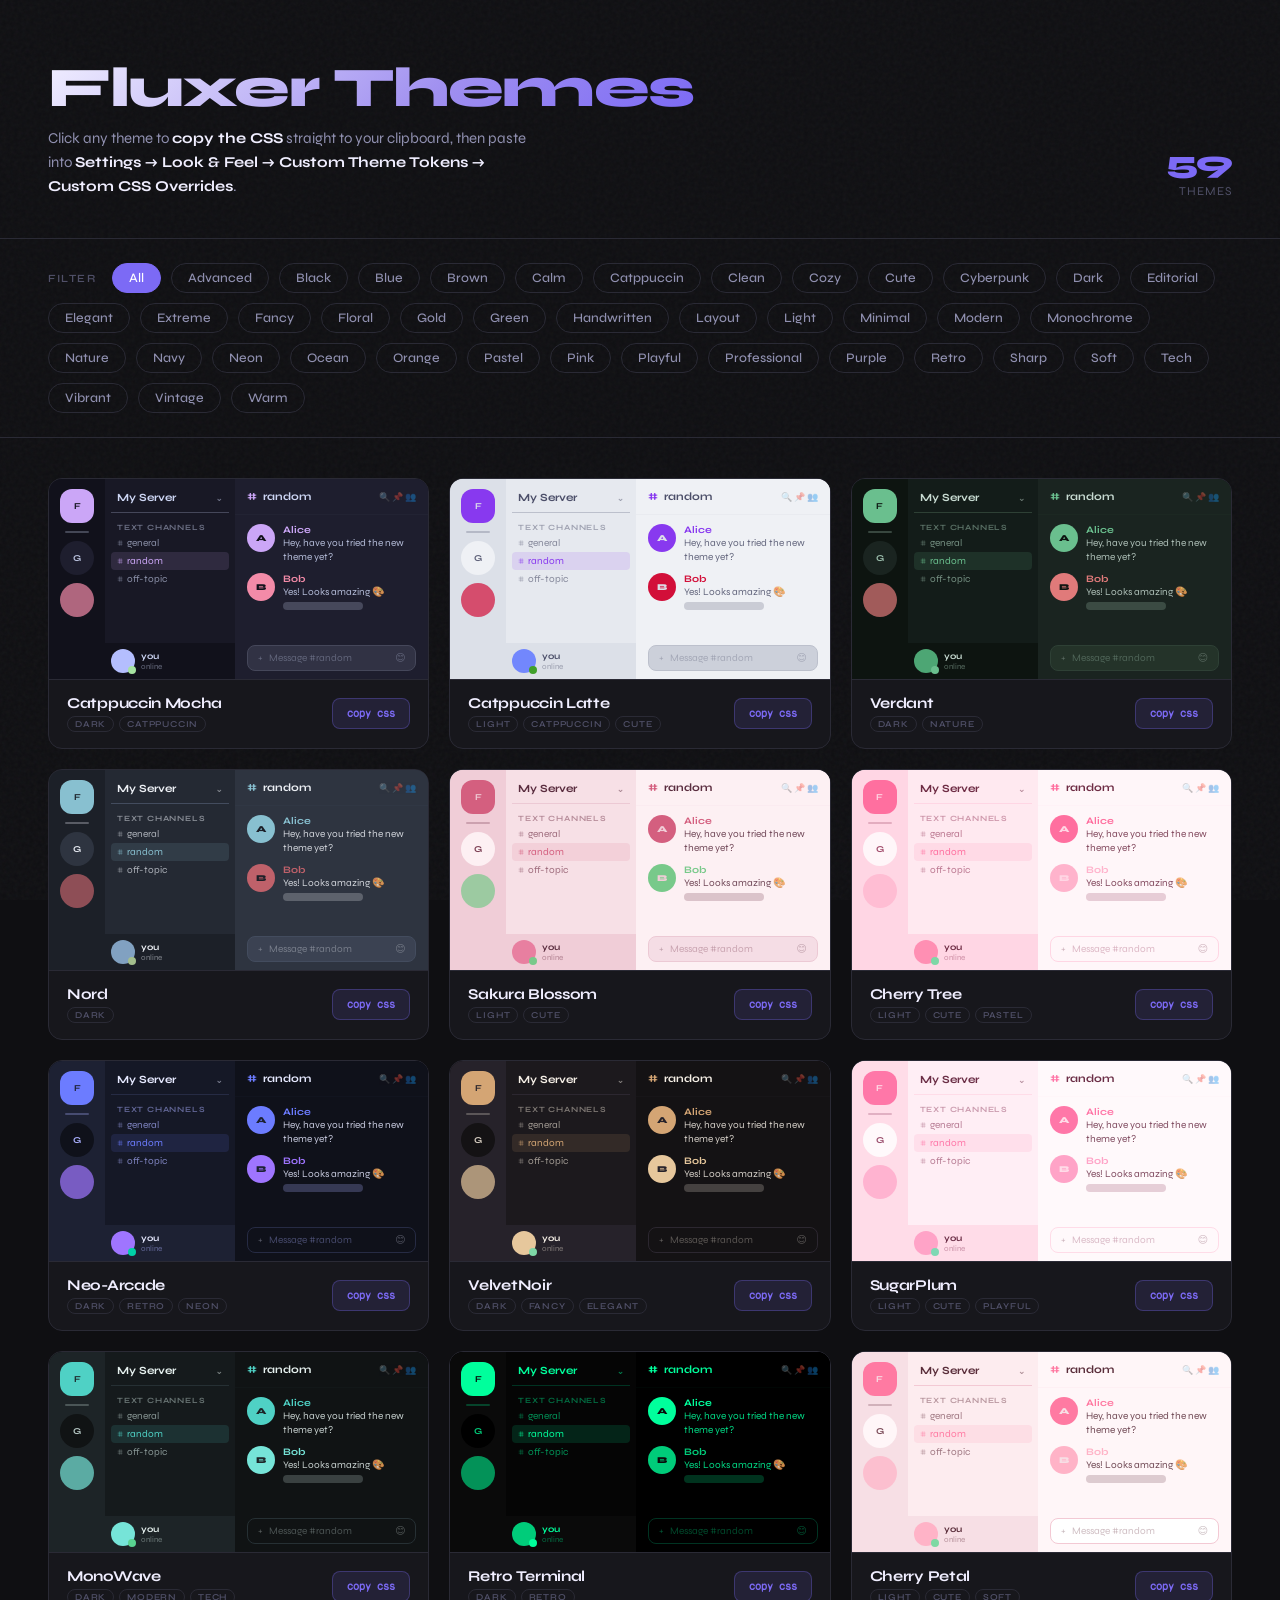
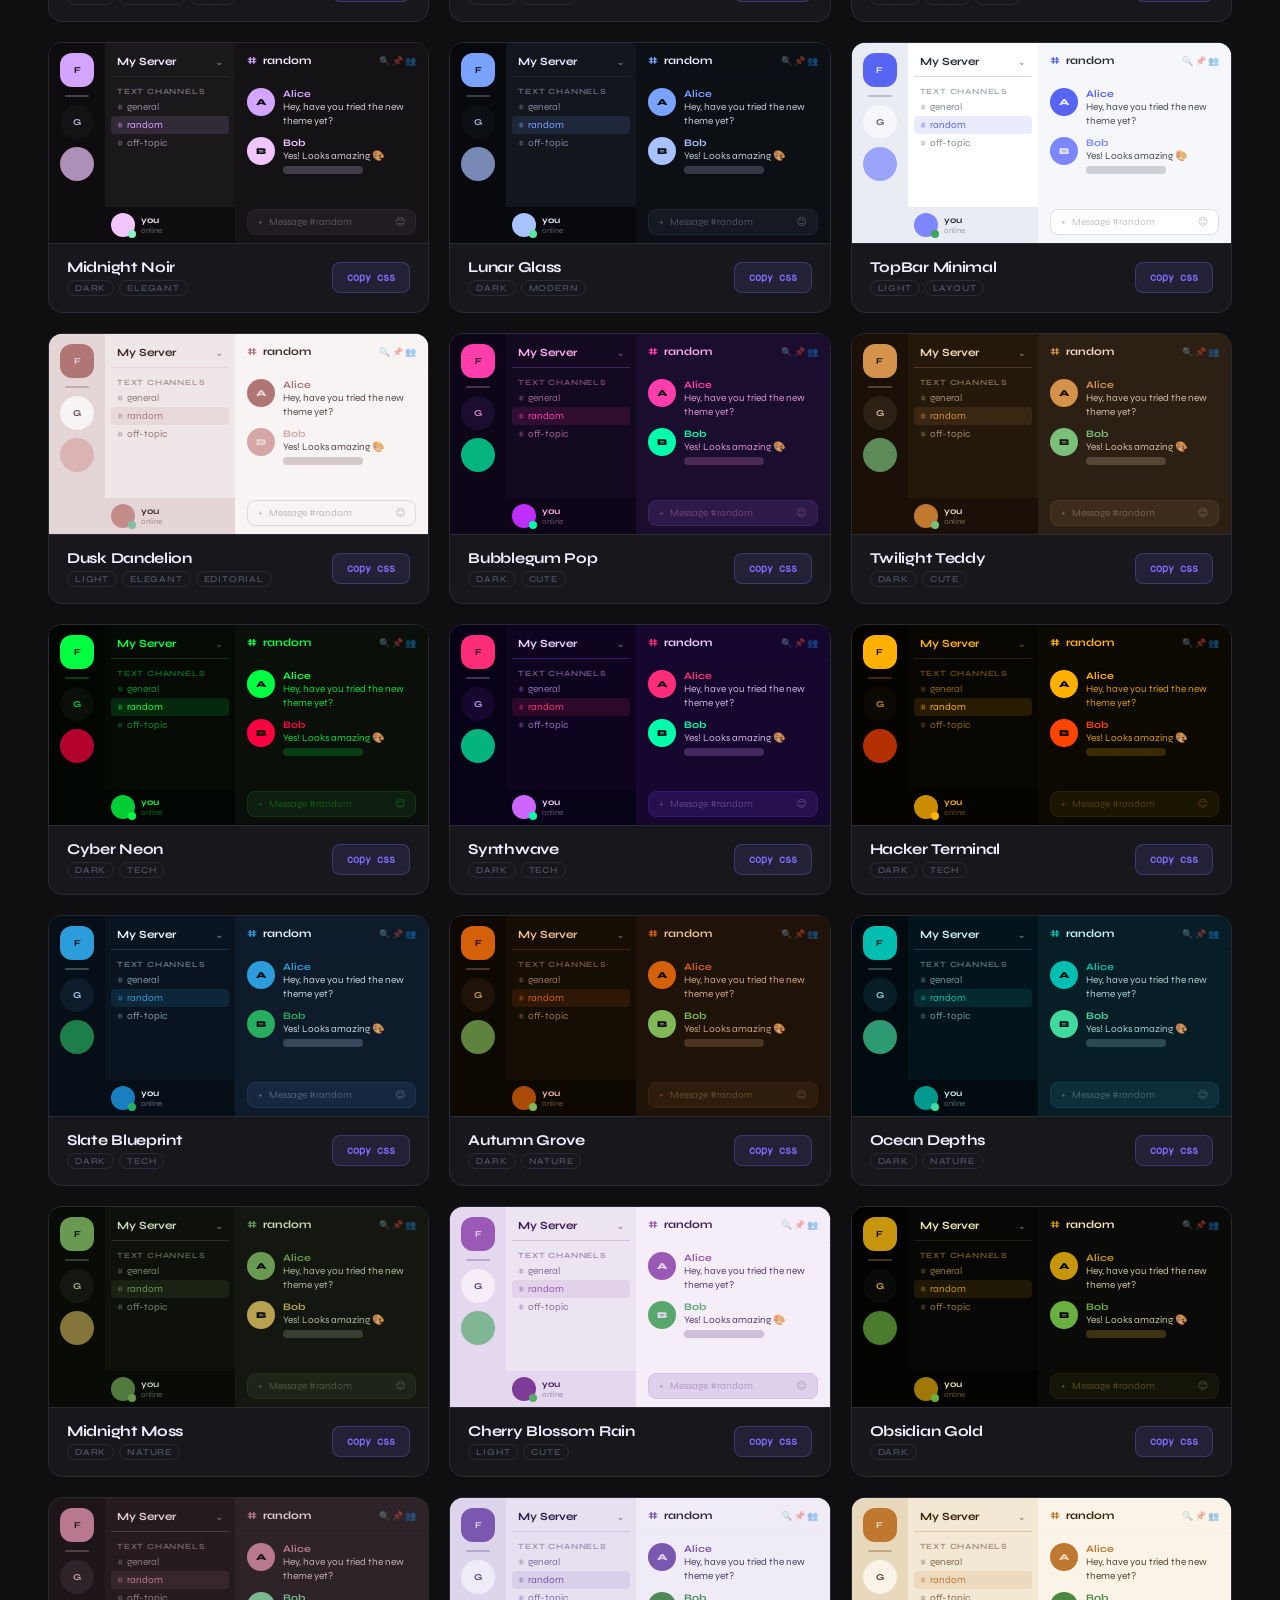
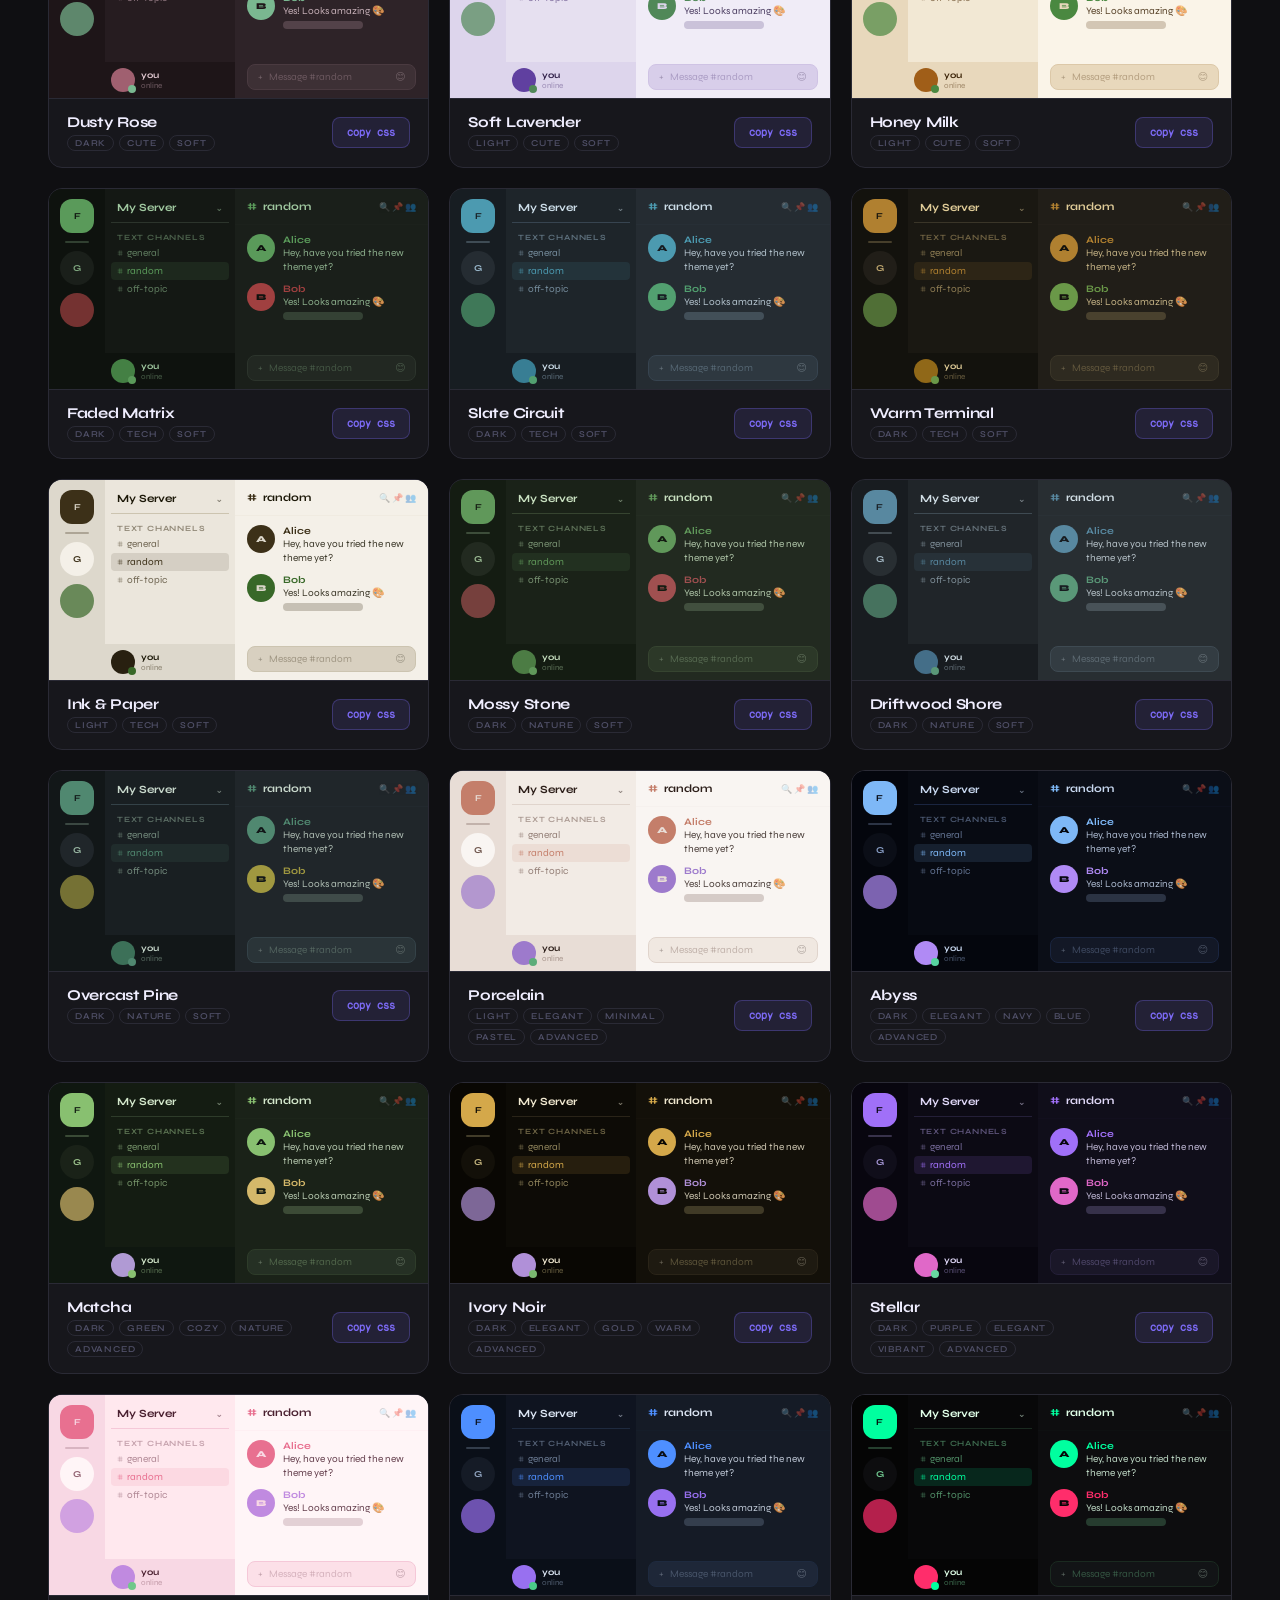
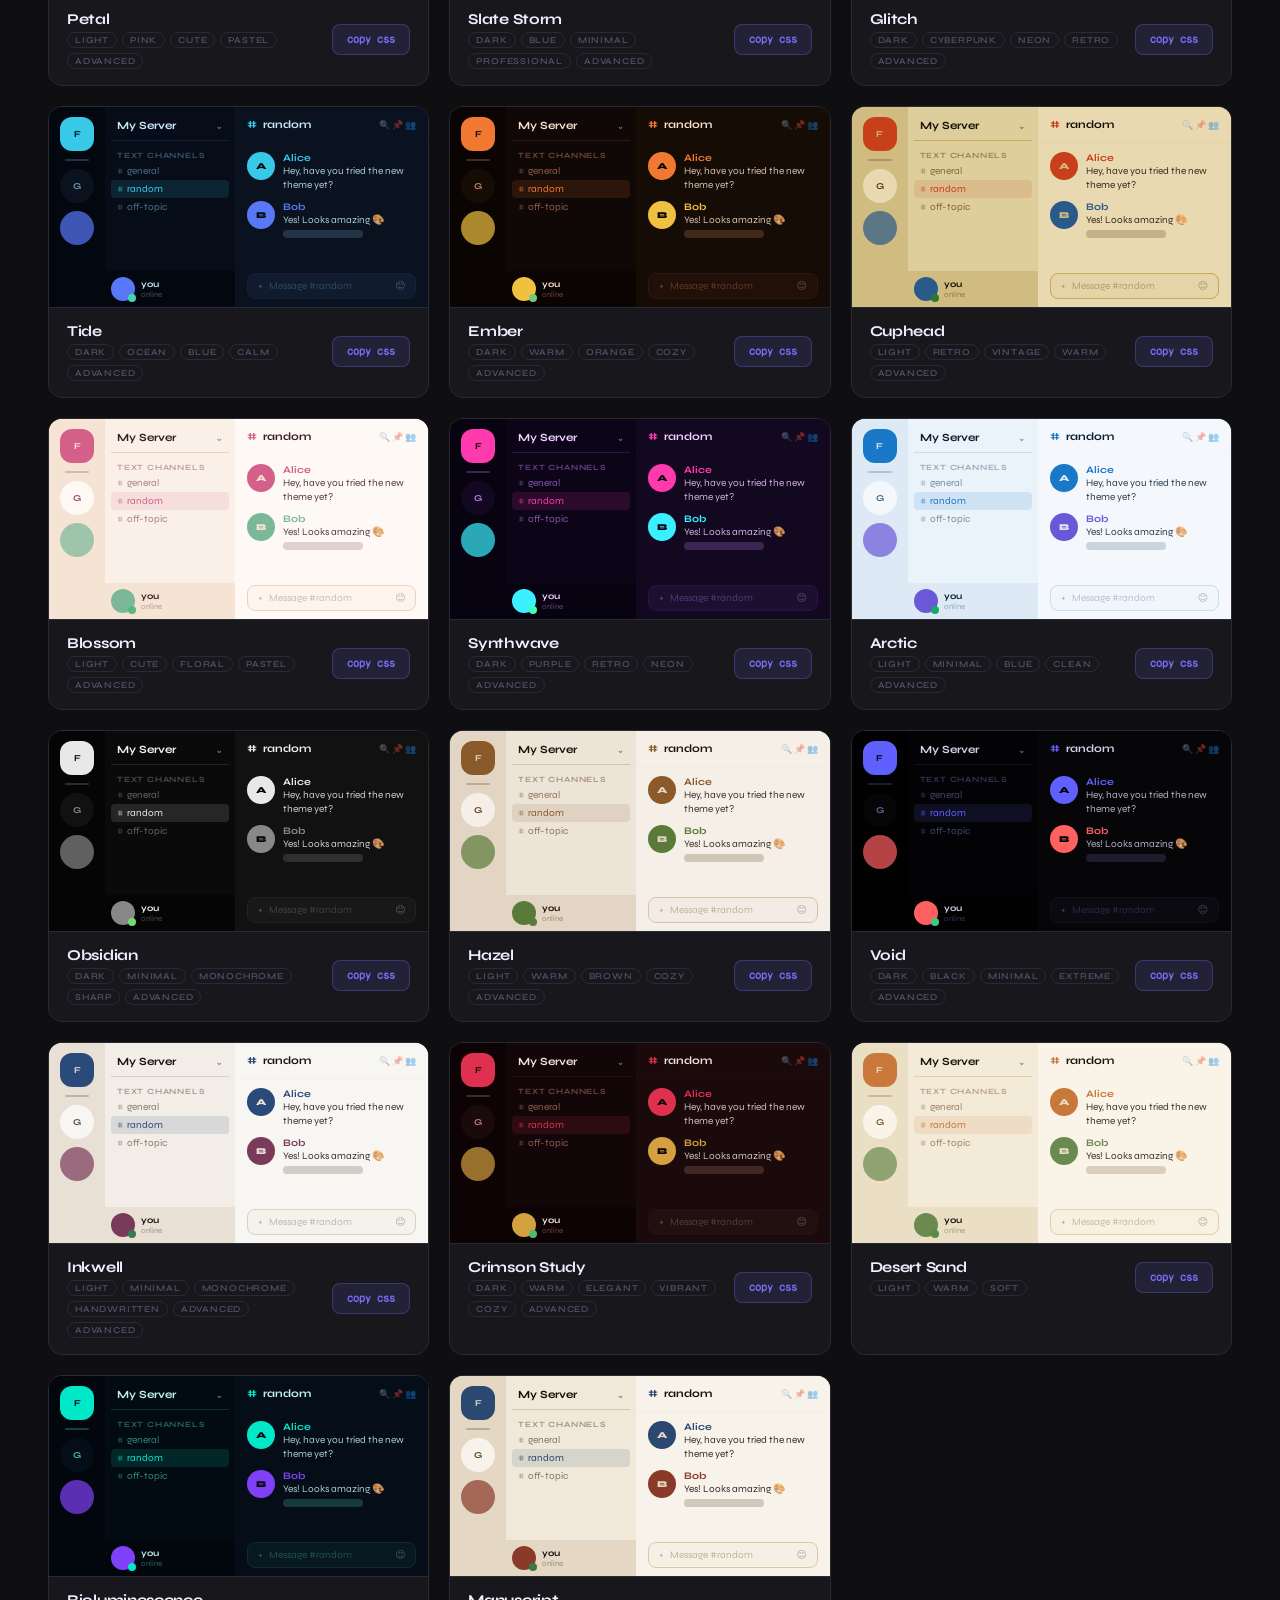
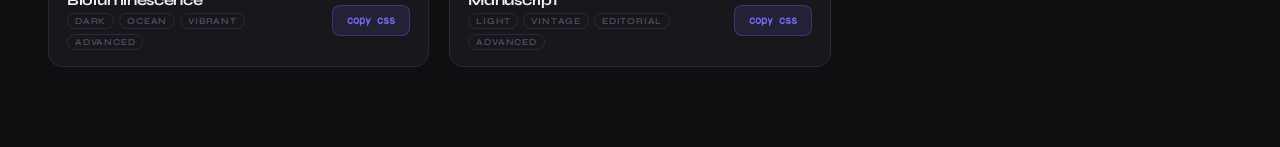
<file: index.html>
<!DOCTYPE html>
<html lang="en">
<head>
<meta charset="UTF-8">
<meta name="viewport" content="width=device-width, initial-scale=1.0">
<title>Fluxer Theme Browser</title>
<link rel="stylesheet" href="./css/theme.css">
</head>
<body>

<header>
  <div class="header-left">
    <h1>Fluxer Themes</h1>
    <p>Click any theme to <strong>copy the CSS</strong> straight to your clipboard, then paste into <strong>Settings → Look &amp; Feel → Custom Theme Tokens → Custom CSS Overrides</strong>.</p>
  </div>
  <div class="stats">
    <div class="stat">
      <div class="num" id="count">—</div>
      <div class="label">themes</div>
    </div>
  </div>
</header>

<!-- Loading indicator (shown until themes.json is fetched) -->
<div id="loading-state">
  <div class="spinner"></div>
  Loading themes…
</div>

<!-- Error state (shown if fetch fails) -->
<div id="error-state"></div>

<!-- Filter bar (hidden until loaded, populated dynamically from tags in themes.json) -->
<div class="filter-bar">
  <span class="filter-label">Filter</span>
  <!-- buttons injected by script.js -->
</div>

<div class="grid-wrapper">
  <div class="grid" id="grid"></div>
</div>

<div id="toast"></div>

<script src="./js/script.js"></script>
</body>
</html>
</file>
<file: css/theme.css>
@import url('https://fonts.googleapis.com/css2?family=Syne:wght@400;500;600;700;800&family=Syne+Mono&display=swap');

*, *::before, *::after { box-sizing: border-box; margin: 0; padding: 0; }

:root {
  --page-bg: #0f0f12;
  --card-bg: #17171c;
  --card-border: #2a2a35;
  --card-hover: #1e1e26;
  --text-hi: #f0eeff;
  --text-mid: #9090b0;
  --text-lo: #505068;
  --accent: #7c6af5;
  --accent-glow: rgba(124,106,245,0.25);
  --success: #4ade80;
  --radius: 14px;
}

html { scroll-behavior: smooth; }

body {
  font-family: 'Syne', system-ui, sans-serif;
  background: var(--page-bg);
  color: var(--text-hi);
  min-height: 100vh;
  overflow-x: hidden;
}

/* ── BACKGROUND GRAIN ── */
body::before {
  content: '';
  position: fixed; inset: 0;
  background-image: url("data:image/svg+xml,%3Csvg viewBox='0 0 256 256' xmlns='http://www.w3.org/2000/svg'%3E%3Cfilter id='noise'%3E%3CfeTurbulence type='fractalNoise' baseFrequency='0.9' numOctaves='4' stitchTiles='stitch'/%3E%3C/filter%3E%3Crect width='100%25' height='100%25' filter='url(%23noise)' opacity='0.04'/%3E%3C/svg%3E");
  pointer-events: none; z-index: 0;
}

/* ── HEADER ── */
header {
  position: relative; z-index: 2;
  padding: 60px 48px 40px;
  border-bottom: 1px solid var(--card-border);
  display: flex;
  align-items: flex-end;
  justify-content: space-between;
  flex-wrap: wrap;
  gap: 24px;
}

.header-left h1 {
  font-size: clamp(32px, 5vw, 56px);
  font-weight: 800;
  letter-spacing: -1.5px;
  line-height: 1;
  background: linear-gradient(135deg, #f0eeff 0%, #a090f0 60%, #7c6af5 100%);
  -webkit-background-clip: text;
  -webkit-text-fill-color: transparent;
  background-clip: text;
}

.header-left p {
  margin-top: 10px;
  color: var(--text-mid);
  font-size: 15px;
  max-width: 500px;
  line-height: 1.6;
}

.header-left p strong { color: var(--text-hi); }

.stats {
  display: flex; gap: 24px; align-items: center;
  flex-shrink: 0;
}

.stat { text-align: right; }

.stat .num {
  font-size: 32px; font-weight: 800; letter-spacing: -1px;
  color: var(--accent);
}

.stat .label {
  font-size: 12px; color: var(--text-lo); text-transform: uppercase;
  letter-spacing: 1px; margin-top: 2px;
}

/* ── LOADING STATE ── */
#loading-state {
  position: relative; z-index: 2;
  text-align: center;
  padding: 80px 48px;
  color: var(--text-mid);
  font-size: 15px;
}

#loading-state .spinner {
  width: 32px; height: 32px;
  border: 3px solid var(--card-border);
  border-top-color: var(--accent);
  border-radius: 50%;
  animation: spin 0.8s linear infinite;
  margin: 0 auto 16px;
}

@keyframes spin { to { transform: rotate(360deg); } }

#error-state {
  position: relative; z-index: 2;
  text-align: center;
  padding: 80px 48px;
  color: #f87171;
  font-size: 15px;
  display: none;
}

/* ── FILTER BAR ── */
.filter-bar {
  position: relative; z-index: 2;
  padding: 24px 48px;
  display: flex; gap: 10px; flex-wrap: wrap; align-items: center;
  border-bottom: 1px solid var(--card-border);
  display: none; /* shown after load */
}

.filter-label {
  font-size: 11px; text-transform: uppercase; letter-spacing: 1.5px;
  color: var(--text-lo); margin-right: 6px; font-weight: 600;
}

.filter-btn {
  background: transparent;
  border: 1px solid var(--card-border);
  color: var(--text-mid);
  padding: 6px 16px;
  border-radius: 999px;
  font-family: inherit;
  font-size: 13px;
  font-weight: 500;
  cursor: pointer;
  transition: all 0.15s;
}

.filter-btn:hover {
  border-color: var(--accent);
  color: var(--text-hi);
}

.filter-btn.active {
  background: var(--accent);
  border-color: var(--accent);
  color: white;
}

/* ── GRID ── */
.grid-wrapper {
  position: relative; z-index: 1;
  padding: 40px 48px 80px;
}

.grid {
  display: grid;
  grid-template-columns: repeat(auto-fill, minmax(340px, 1fr));
  gap: 20px;
}

/* ── THEME CARD ── */
.card {
  background: var(--card-bg);
  border: 1px solid var(--card-border);
  border-radius: var(--radius);
  overflow: hidden;
  cursor: pointer;
  transition: transform 0.2s, border-color 0.2s, box-shadow 0.2s;
  position: relative;
}

.card:hover {
  transform: translateY(-3px);
  border-color: #3a3a50;
  box-shadow: 0 12px 40px rgba(0,0,0,0.4);
}

.card.hidden { display: none; }

/* ── MOCK FLUXER UI ── */
.mock {
  height: 200px;
  display: flex;
  overflow: hidden;
  font-size: 11px;
  position: relative;
}

/* Sidebar */
.mock-sidebar {
  width: 56px;
  display: flex;
  flex-direction: column;
  align-items: center;
  padding: 10px 0;
  gap: 8px;
  flex-shrink: 0;
}

.mock-guild {
  width: 34px; height: 34px;
  border-radius: 50%;
  display: flex; align-items: center; justify-content: center;
  font-size: 10px; font-weight: 700;
}

.mock-guild.active { border-radius: 12px; }
.mock-guild-sep { width: 24px; height: 2px; border-radius: 1px; opacity: 0.3; }

/* Channel list */
.mock-channels {
  width: 130px;
  flex-shrink: 0;
  padding: 8px 6px;
  overflow: hidden;
}

.mock-server-name {
  font-size: 11px; font-weight: 700;
  padding: 4px 6px 8px;
  display: flex; align-items: center;
  justify-content: space-between;
  border-bottom: 1px solid rgba(255,255,255,0.06);
  margin-bottom: 6px;
}

.mock-category {
  font-size: 8px; font-weight: 700;
  text-transform: uppercase; letter-spacing: 0.8px;
  padding: 4px 6px 2px;
  opacity: 0.5;
}

.mock-channel {
  padding: 3px 6px;
  border-radius: 4px;
  font-size: 10px;
  display: flex; align-items: center; gap: 4px;
  opacity: 0.7;
}

.mock-channel.active { opacity: 1; }
.mock-channel-icon { font-size: 9px; opacity: 0.6; }

/* User bar at bottom of channels */
.mock-userbar {
  position: absolute;
  bottom: 0; left: 56px;
  width: 130px;
  padding: 6px;
  display: flex; align-items: center; gap: 6px;
}

.mock-avatar-sm {
  width: 24px; height: 24px; border-radius: 50%;
  flex-shrink: 0;
  position: relative;
}

.mock-status-dot {
  position: absolute; bottom: -1px; right: -1px;
  width: 8px; height: 8px; border-radius: 50%;
  border: 2px solid var(--mock-bg2);
}

.mock-username {
  font-size: 9px; font-weight: 700;
  line-height: 1.2;
}

.mock-discrim { font-size: 8px; opacity: 0.5; }

/* Main chat area */
.mock-chat {
  flex: 1;
  display: flex;
  flex-direction: column;
  overflow: hidden;
}

.mock-chat-header {
  height: 36px;
  display: flex; align-items: center;
  padding: 0 12px; gap: 6px;
  border-bottom: 1px solid rgba(255,255,255,0.06);
  font-size: 11px; font-weight: 700;
  flex-shrink: 0;
}

.mock-messages {
  flex: 1;
  padding: 8px 12px;
  display: flex;
  flex-direction: column;
  gap: 8px;
  overflow: hidden;
}

.mock-message { display: flex; gap: 8px; }

.mock-avatar {
  width: 28px; height: 28px; border-radius: 50%;
  flex-shrink: 0; margin-top: 1px;
  display: flex; align-items: center; justify-content: center;
  font-size: 9px; font-weight: 800;
}

.mock-msg-body { flex: 1; min-width: 0; }

.mock-msg-name {
  font-size: 10px; font-weight: 700; margin-bottom: 2px;
}

.mock-msg-text {
  font-size: 10px; line-height: 1.4;
  opacity: 0.85;
}

.mock-bubble {
  height: 8px; border-radius: 4px; margin-top: 3px;
  opacity: 0.25;
}

.mock-input-area {
  padding: 8px 12px;
  flex-shrink: 0;
}

.mock-input {
  border-radius: 8px;
  padding: 6px 10px;
  font-size: 10px;
  display: flex; align-items: center;
  gap: 6px;
  border: 1px solid rgba(255,255,255,0.06);
}

.mock-input-text { opacity: 0.35; font-size: 10px; }

/* ── CARD INFO ── */
.card-info {
  padding: 14px 18px 16px;
  display: flex;
  align-items: center;
  justify-content: space-between;
  border-top: 1px solid var(--card-border);
  gap: 12px;
}

.card-name {
  font-size: 15px; font-weight: 700; letter-spacing: -0.3px;
}

.card-tags {
  display: flex; gap: 5px; flex-wrap: wrap; margin-top: 4px;
}

.tag {
  font-size: 9px; text-transform: uppercase; letter-spacing: 0.8px;
  font-weight: 600; padding: 2px 7px; border-radius: 999px;
  border: 1px solid var(--card-border);
  color: var(--text-lo);
}

.copy-btn {
  background: rgba(124,106,245,0.12);
  border: 1px solid rgba(124,106,245,0.3);
  color: var(--accent);
  border-radius: 8px;
  padding: 8px 14px;
  font-family: 'Syne Mono', monospace;
  font-size: 11px;
  font-weight: 600;
  cursor: pointer;
  transition: all 0.15s;
  white-space: nowrap;
  flex-shrink: 0;
}

.copy-btn:hover {
  background: var(--accent);
  border-color: var(--accent);
  color: white;
  box-shadow: 0 4px 16px var(--accent-glow);
}

.copy-btn.copied {
  background: rgba(74,222,128,0.12);
  border-color: rgba(74,222,128,0.4);
  color: var(--success);
}

/* ── TOAST ── */
#toast {
  position: fixed; bottom: 28px; left: 50%; transform: translateX(-50%) translateY(80px);
  background: #1e1e2a; border: 1px solid var(--accent);
  color: var(--text-hi); padding: 12px 24px; border-radius: 999px;
  font-size: 13px; font-weight: 600; z-index: 999;
  transition: transform 0.3s cubic-bezier(0.34,1.56,0.64,1), opacity 0.3s;
  opacity: 0; pointer-events: none;
  box-shadow: 0 8px 32px rgba(0,0,0,0.5);
}

#toast.show {
  transform: translateX(-50%) translateY(0);
  opacity: 1;
}

/* ── EMPTY STATE ── */
.empty {
  grid-column: 1/-1;
  text-align: center;
  padding: 60px;
  color: var(--text-lo);
  font-size: 14px;
}

/* ── SCROLLBAR ── */
::-webkit-scrollbar { width: 6px; }
::-webkit-scrollbar-track { background: transparent; }
::-webkit-scrollbar-thumb { background: var(--card-border); border-radius: 3px; }

@media (max-width: 600px) {
  header, .filter-bar, .grid-wrapper { padding-left: 20px; padding-right: 20px; }
  .grid { grid-template-columns: 1fr; }
  header { padding-top: 36px; }
}
</file>
